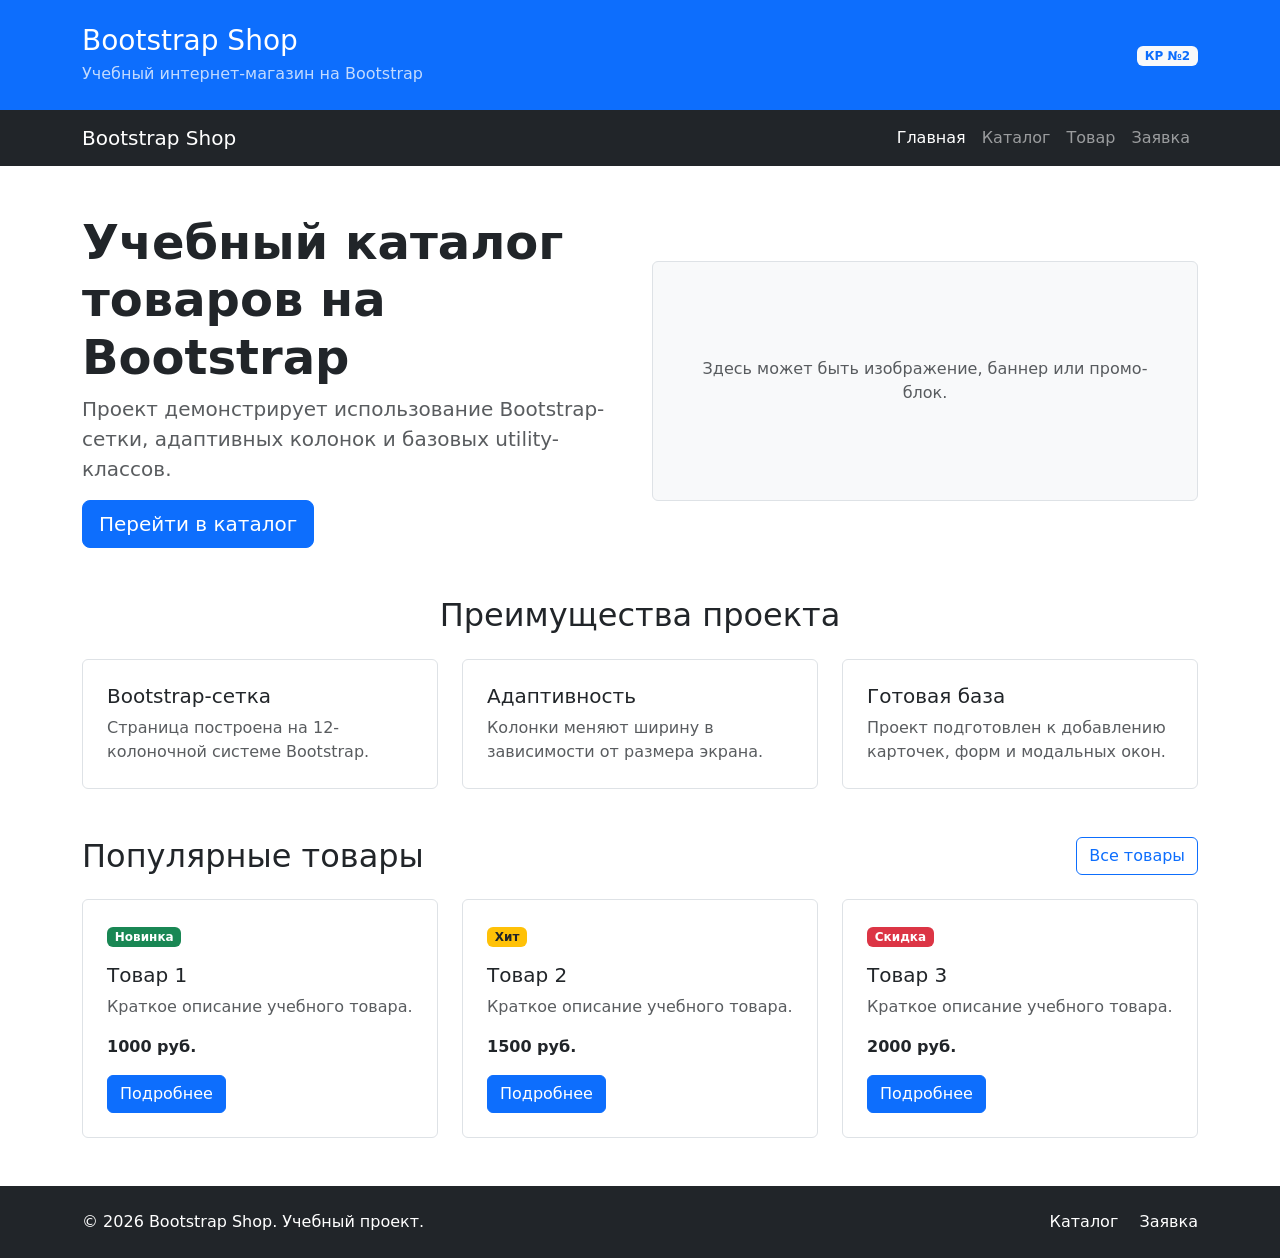
<file: kr2-bootstrap-shop/index.html>
<!DOCTYPE html>
<html lang="ru">
<head>
  <meta charset="UTF-8">
  <meta name="viewport" content="width=device-width, initial-scale=1.0">
  <title>Главная – Bootstrap Shop</title>
  
  <!-- Подключение Bootstrap CSS -->
  <link rel="stylesheet" href="vendor/bootstrap/css/bootstrap.min.css">
  
  <!-- Собственные стили (подключаются ПОСЛЕ Bootstrap) -->
  <link rel="stylesheet" href="css/custom.css">
</head>
<body>

  <!-- Шапка страницы -->
  <header class="bg-primary text-white py-4">
    <div class="container">
      <div class="row align-items-center">
        <div class="col-12 col-md-8">
          <h1 class="h3 mb-1">Bootstrap Shop</h1>
          <p class="mb-0 opacity-75">Учебный интернет-магазин на Bootstrap</p>
        </div>
        <div class="col-12 col-md-4 text-md-end mt-3 mt-md-0">
          <span class="badge bg-light text-primary">КР №2</span>
        </div>
      </div>
    </div>
  </header>

  <!-- Навигация -->
  <nav class="navbar navbar-expand-lg navbar-dark bg-dark">
    <div class="container">
      <a class="navbar-brand" href="index.html">Bootstrap Shop</a>
      
      <button class="navbar-toggler" type="button" data-bs-toggle="collapse" data-bs-target="#mainNavbar" aria-controls="mainNavbar" aria-expanded="false" aria-label="Переключить навигацию">
        <span class="navbar-toggler-icon"></span>
      </button>

      <div class="collapse navbar-collapse" id="mainNavbar">
        <ul class="navbar-nav ms-auto">
          <li class="nav-item">
            <a class="nav-link active" aria-current="page" href="index.html">Главная</a>
          </li>
          <li class="nav-item">
            <a class="nav-link" href="catalog.html">Каталог</a>
          </li>
          <li class="nav-item">
            <a class="nav-link" href="product.html">Товар</a>
          </li>
          <li class="nav-item">
            <a class="nav-link" href="order.html">Заявка</a>
          </li>
        </ul>
      </div>
    </div>
  </nav>

  <!-- Основное содержимое -->
  <main>
    
    <!-- Hero-блок -->
    <section class="container my-5">
      <div class="row align-items-center g-4">
        <div class="col-12 col-lg-6">
          <h2 class="display-5 fw-bold">Учебный каталог товаров на Bootstrap</h2>
          <p class="lead text-muted">
            Проект демонстрирует использование Bootstrap-сетки, 
            адаптивных колонок и базовых utility-классов.
          </p>
          <a class="btn btn-primary btn-lg" href="catalog.html">Перейти в каталог</a>
        </div>
        <div class="col-12 col-lg-6">
          <div class="placeholder-box p-5 bg-light border rounded text-center">
            <p class="mb-0 text-muted">Здесь может быть изображение, баннер или промо-блок.</p>
          </div>
        </div>
      </div>
    </section>

    <!-- Блок преимуществ -->
    <section class="container my-5">
      <h2 class="text-center mb-4">Преимущества проекта</h2>
      <div class="row g-4">
        
        <div class="col-12 col-md-4">
          <div class="p-4 border rounded h-100 bg-white">
            <h3 class="h5">Bootstrap-сетка</h3>
            <p class="mb-0 text-muted">Страница построена на 12-колоночной системе Bootstrap.</p>
          </div>
        </div>
        
        <div class="col-12 col-md-4">
          <div class="p-4 border rounded h-100 bg-white">
            <h3 class="h5">Адаптивность</h3>
            <p class="mb-0 text-muted">Колонки меняют ширину в зависимости от размера экрана.</p>
          </div>
        </div>
        
        <div class="col-12 col-md-4">
          <div class="p-4 border rounded h-100 bg-white">
            <h3 class="h5">Готовая база</h3>
            <p class="mb-0 text-muted">Проект подготовлен к добавлению карточек, форм и модальных окон.</p>
          </div>
        </div>

      </div>
    </section>

    <!-- Сетка популярных товаров -->
    <section class="container my-5">
      <div class="d-flex justify-content-between align-items-center mb-4">
        <h2 class="mb-0">Популярные товары</h2>
        <a class="btn btn-outline-primary" href="catalog.html">Все товары</a>
      </div>
      
      <div class="row g-4">
        
        <div class="col-12 col-md-6 col-lg-4">
          <div class="border rounded h-100 p-4">
            <span class="badge bg-success mb-3">Новинка</span>
            <h3 class="h5">Товар 1</h3>
            <p class="text-muted">Краткое описание учебного товара.</p>
            <p class="fw-bold mb-3">1000 руб.</p>
            <a class="btn btn-primary" href="product.html">Подробнее</a>
          </div>
        </div>

        <div class="col-12 col-md-6 col-lg-4">
          <div class="border rounded h-100 p-4">
            <span class="badge bg-warning text-dark mb-3">Хит</span>
            <h3 class="h5">Товар 2</h3>
            <p class="text-muted">Краткое описание учебного товара.</p>
            <p class="fw-bold mb-3">1500 руб.</p>
            <a class="btn btn-primary" href="product.html">Подробнее</a>
          </div>
        </div>

        <div class="col-12 col-md-6 col-lg-4">
          <div class="border rounded h-100 p-4">
            <span class="badge bg-danger mb-3">Скидка</span>
            <h3 class="h5">Товар 3</h3>
            <p class="text-muted">Краткое описание учебного товара.</p>
            <p class="fw-bold mb-3">2000 руб.</p>
            <a class="btn btn-primary" href="product.html">Подробнее</a>
          </div>
        </div>

      </div>
    </section>

  </main>

  <!-- Подвал -->
  <footer class="bg-dark text-white py-4 mt-5">
    <div class="container">
      <div class="row align-items-center g-3">
        <div class="col-12 col-md-6">
          <p class="mb-0">&copy; 2026 Bootstrap Shop. Учебный проект.</p>
        </div>
        <div class="col-12 col-md-6 text-md-end">
          <a class="text-white text-decoration-none me-3" href="catalog.html">Каталог</a>
          <a class="text-white text-decoration-none" href="order.html">Заявка</a>
        </div>
      </div>
    </div>
  </footer>

  <!-- Подключение Bootstrap JS Bundle (обязательно перед </body>) -->
  <script src="vendor/bootstrap/js/bootstrap.bundle.min.js"></script>
</body>
</html>
</file>
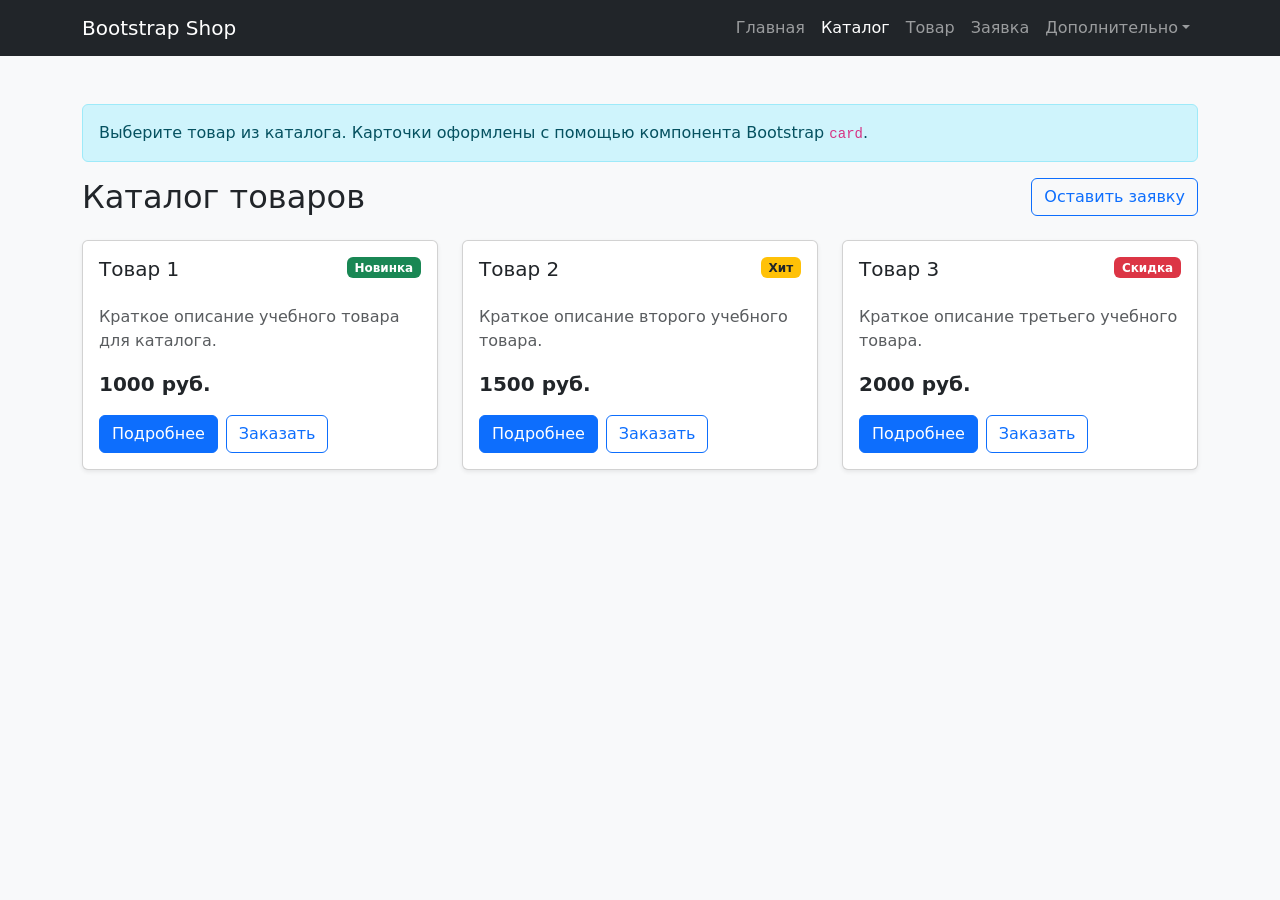
<file: kr2-bootstrap-shop/catalog.html>
<!DOCTYPE html>
<html lang="ru">
<head>
  <meta charset="UTF-8">
  <meta name="viewport" content="width=device-width, initial-scale=1.0">
  <title>Каталог – Bootstrap Shop</title>
  <link rel="stylesheet" href="vendor/bootstrap/css/bootstrap.min.css">
  <link rel="stylesheet" href="css/custom.css">
</head>
<body class="bg-light">

  <!-- Навигация -->
  <nav class="navbar navbar-expand-lg navbar-dark bg-dark">
    <div class="container">
      <a class="navbar-brand" href="index.html">Bootstrap Shop</a>
      <button class="navbar-toggler" type="button" data-bs-toggle="collapse" data-bs-target="#mainNavbar">
        <span class="navbar-toggler-icon"></span>
      </button>
      <div class="collapse navbar-collapse" id="mainNavbar">
        <ul class="navbar-nav ms-auto">
          <li class="nav-item"><a class="nav-link" href="index.html">Главная</a></li>
          <li class="nav-item"><a class="nav-link active" href="catalog.html">Каталог</a></li>
          <li class="nav-item"><a class="nav-link" href="product.html">Товар</a></li>
          <li class="nav-item"><a class="nav-link" href="order.html">Заявка</a></li>
          <li class="nav-item dropdown">
            <a class="nav-link dropdown-toggle" href="#" role="button" data-bs-toggle="dropdown">Дополнительно</a>
            <ul class="dropdown-menu">
              <li><a class="dropdown-item" href="catalog.html">Все товары</a></li>
              <li><a class="dropdown-item" href="order.html">Оформить заявку</a></li>
            </ul>
          </li>
        </ul>
      </div>
    </div>
  </nav>

  <main class="container my-5">
    <div class="alert alert-info" role="alert">
      Выберите товар из каталога. Карточки оформлены с помощью компонента Bootstrap <code>card</code>.
    </div>

    <div class="d-flex justify-content-between align-items-center mb-4">
      <h1 class="h2 mb-0">Каталог товаров</h1>
      <a class="btn btn-outline-primary" href="order.html">Оставить заявку</a>
    </div>

    <div class="row g-4">
      <!-- Товар 1 -->
      <div class="col-12 col-md-6 col-lg-4">
        <div class="card h-100 shadow-sm">
          <div class="card-body d-flex flex-column">
            <div class="d-flex justify-content-between align-items-start mb-3">
              <h2 class="card-title h5">Товар 1</h2>
              <span class="badge bg-success">Новинка</span>
            </div>
            <p class="card-text text-muted">Краткое описание учебного товара для каталога.</p>
            <p class="fw-bold fs-5 mt-auto">1000 руб.</p>
            <div class="d-flex gap-2">
              <a class="btn btn-primary" href="product.html">Подробнее</a>
              <button class="btn btn-outline-primary" type="button" data-bs-toggle="modal" data-bs-target="#orderModal">Заказать</button>
            </div>
          </div>
        </div>
      </div>

      <!-- Товар 2 -->
      <div class="col-12 col-md-6 col-lg-4">
        <div class="card h-100 shadow-sm">
          <div class="card-body d-flex flex-column">
            <div class="d-flex justify-content-between align-items-start mb-3">
              <h2 class="card-title h5">Товар 2</h2>
              <span class="badge bg-warning text-dark">Хит</span>
            </div>
            <p class="card-text text-muted">Краткое описание второго учебного товара.</p>
            <p class="fw-bold fs-5 mt-auto">1500 руб.</p>
            <div class="d-flex gap-2">
              <a class="btn btn-primary" href="product.html">Подробнее</a>
              <button class="btn btn-outline-primary" type="button" data-bs-toggle="modal" data-bs-target="#orderModal">Заказать</button>
            </div>
          </div>
        </div>
      </div>

      <!-- Товар 3 -->
      <div class="col-12 col-md-6 col-lg-4">
        <div class="card h-100 shadow-sm">
          <div class="card-body d-flex flex-column">
            <div class="d-flex justify-content-between align-items-start mb-3">
              <h2 class="card-title h5">Товар 3</h2>
              <span class="badge bg-danger">Скидка</span>
            </div>
            <p class="card-text text-muted">Краткое описание третьего учебного товара.</p>
            <p class="fw-bold fs-5 mt-auto">2000 руб.</p>
            <div class="d-flex gap-2">
              <a class="btn btn-primary" href="product.html">Подробнее</a>
              <button class="btn btn-outline-primary" type="button" data-bs-toggle="modal" data-bs-target="#orderModal">Заказать</button>
            </div>
          </div>
        </div>
      </div>
    </div>
  </main>

  <!-- Модальное окно (Обязательно для 10-й практики) -->
  <div class="modal fade" id="orderModal" tabindex="-1" aria-labelledby="orderModalLabel" aria-hidden="true">
    <div class="modal-dialog">
      <div class="modal-content">
        <div class="modal-header">
          <h2 class="modal-title h5" id="orderModalLabel">Быстрая заявка</h2>
          <button type="button" class="btn-close" data-bs-dismiss="modal" aria-label="Закрыть"></button>
        </div>
        <div class="modal-body">
          <p class="text-muted">Оставьте контактные данные, и менеджер свяжется с вами.</p>
          <form>
            <div class="mb-3">
              <label for="modal-name" class="form-label">Имя</label>
              <input id="modal-name" type="text" class="form-control" required>
            </div>
            <div class="mb-3">
              <label for="modal-phone" class="form-label">Телефон</label>
              <input id="modal-phone" type="tel" class="form-control" required>
            </div>
            <div class="form-check mb-3">
              <input id="modal-agree" class="form-check-input" type="checkbox" required>
              <label class="form-check-label" for="modal-agree">Согласен на обработку данных</label>
            </div>
          </form>
        </div>
        <div class="modal-footer">
          <button type="button" class="btn btn-secondary" data-bs-dismiss="modal">Закрыть</button>
          <button type="button" class="btn btn-primary">Отправить</button>
        </div>
      </div>
    </div>
  </div>

  <script src="vendor/bootstrap/js/bootstrap.bundle.min.js"></script>
</body>
</html>
</file>
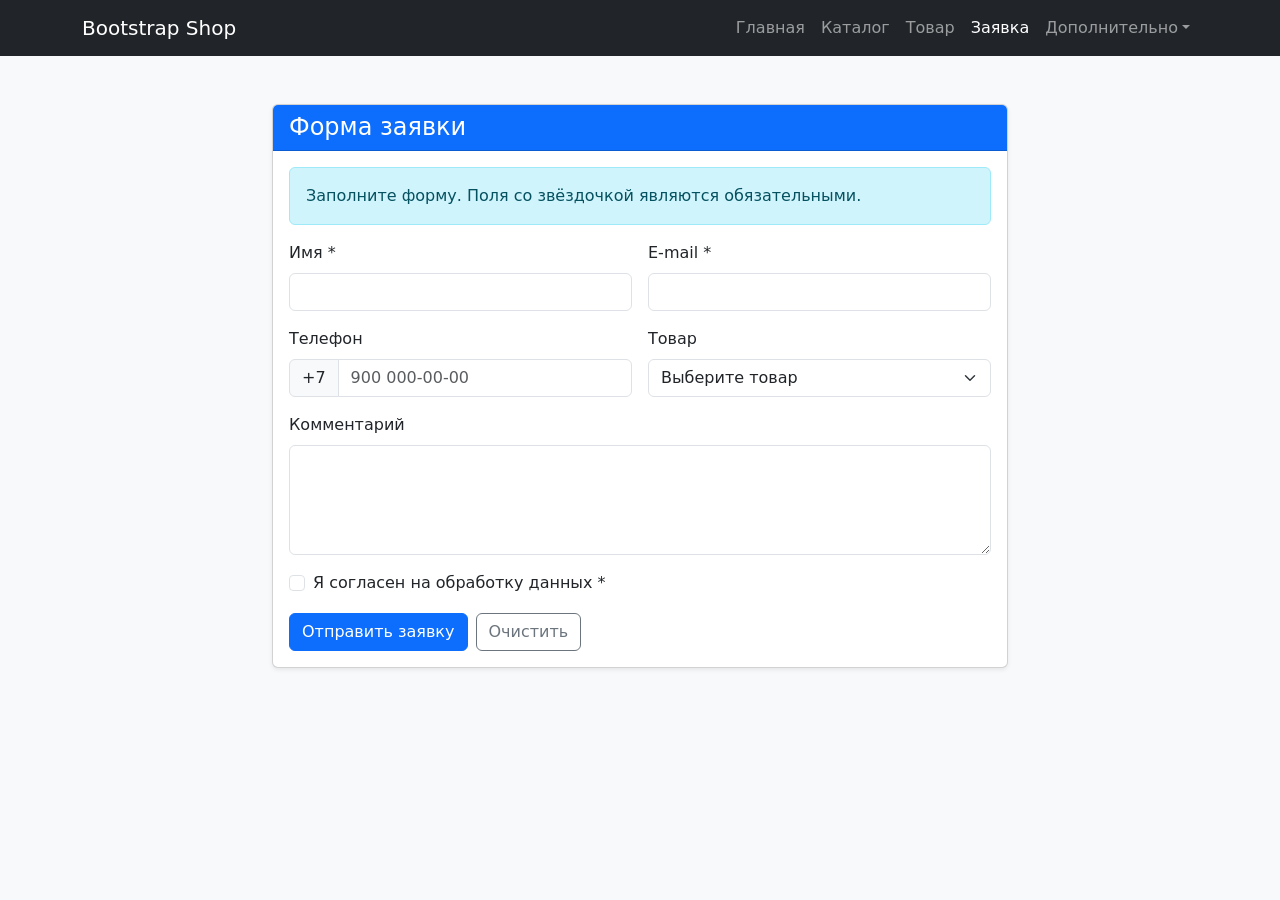
<file: kr2-bootstrap-shop/order.html>
<!DOCTYPE html>
<html lang="ru">
<head>
  <meta charset="UTF-8">
  <meta name="viewport" content="width=device-width, initial-scale=1.0">
  <title>Заявка – Bootstrap Shop</title>
  <link rel="stylesheet" href="vendor/bootstrap/css/bootstrap.min.css">
  <link rel="stylesheet" href="css/custom.css">
</head>
<body class="bg-light">

  <!-- Навигация -->
  <nav class="navbar navbar-expand-lg navbar-dark bg-dark">
    <div class="container">
      <a class="navbar-brand" href="index.html">Bootstrap Shop</a>
      <button class="navbar-toggler" type="button" data-bs-toggle="collapse" data-bs-target="#mainNavbar">
        <span class="navbar-toggler-icon"></span>
      </button>
      <div class="collapse navbar-collapse" id="mainNavbar">
        <ul class="navbar-nav ms-auto">
          <li class="nav-item"><a class="nav-link" href="index.html">Главная</a></li>
          <li class="nav-item"><a class="nav-link" href="catalog.html">Каталог</a></li>
          <li class="nav-item"><a class="nav-link" href="product.html">Товар</a></li>
          <li class="nav-item"><a class="nav-link active" href="order.html">Заявка</a></li>
          <li class="nav-item dropdown">
            <a class="nav-link dropdown-toggle" href="#" role="button" data-bs-toggle="dropdown">Дополнительно</a>
            <ul class="dropdown-menu">
              <li><a class="dropdown-item" href="catalog.html">Все товары</a></li>
              <li><a class="dropdown-item" href="order.html">Оформить заявку</a></li>
            </ul>
          </li>
        </ul>
      </div>
    </div>
  </nav>

  <main class="container my-5">
    <div class="row justify-content-center">
      <div class="col-12 col-lg-8">
        <div class="card shadow-sm">
          <div class="card-header bg-primary text-white">
            <h1 class="h4 mb-0">Форма заявки</h1>
          </div>
          <div class="card-body">
            <div class="alert alert-info" role="alert">
              Заполните форму. Поля со звёздочкой являются обязательными.
            </div>

            <form>
              <div class="row g-3">
                <div class="col-12 col-md-6">
                  <label for="order-name" class="form-label">Имя *</label>
                  <input id="order-name" name="name" type="text" class="form-control" required>
                </div>
                <div class="col-12 col-md-6">
                  <label for="order-email" class="form-label">E-mail *</label>
                  <input id="order-email" name="email" type="email" class="form-control" required>
                </div>
                <div class="col-12 col-md-6">
                  <label for="order-phone" class="form-label">Телефон</label>
                  <div class="input-group">
                    <span class="input-group-text">+7</span>
                    <input id="order-phone" name="phone" type="tel" class="form-control" placeholder="900 000-00-00">
                  </div>
                </div>
                <div class="col-12 col-md-6">
                  <label for="order-product" class="form-label">Товар</label>
                  <select id="order-product" name="product" class="form-select">
                    <option selected>Выберите товар</option>
                    <option value="product-1">Товар 1</option>
                    <option value="product-2">Товар 2</option>
                    <option value="product-3">Товар 3</option>
                  </select>
                </div>
                <div class="col-12">
                  <label for="order-comment" class="form-label">Комментарий</label>
                  <textarea id="order-comment" name="comment" class="form-control" rows="4"></textarea>
                </div>
                <div class="col-12">
                  <div class="form-check">
                    <input id="order-agree" class="form-check-input" type="checkbox" required>
                    <label class="form-check-label" for="order-agree">Я согласен на обработку данных *</label>
                  </div>
                </div>
                <div class="col-12 d-flex gap-2">
                  <button class="btn btn-primary" type="submit">Отправить заявку</button>
                  <button class="btn btn-outline-secondary" type="reset">Очистить</button>
                </div>
              </div>
            </form>
          </div>
        </div>
      </div>
    </div>
  </main>

  <script src="vendor/bootstrap/js/bootstrap.bundle.min.js"></script>
</body>
</html>
</file>
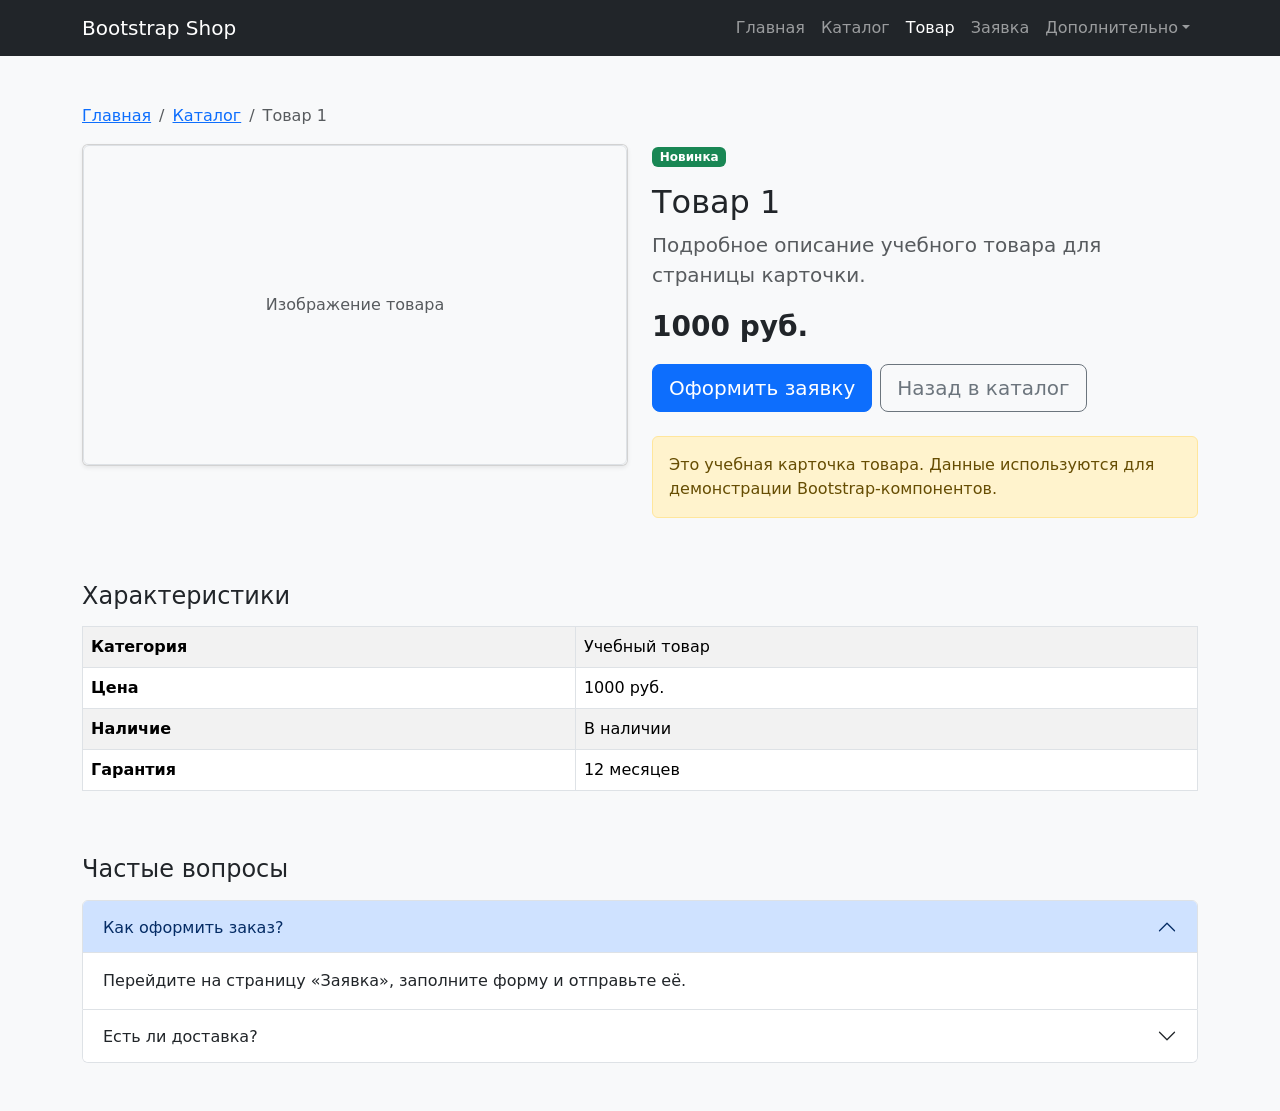
<file: kr2-bootstrap-shop/product.html>
<!DOCTYPE html>
<html lang="ru">
<head>
  <meta charset="UTF-8">
  <meta name="viewport" content="width=device-width, initial-scale=1.0">
  <title>Товар – Bootstrap Shop</title>
  <link rel="stylesheet" href="vendor/bootstrap/css/bootstrap.min.css">
  <link rel="stylesheet" href="css/custom.css">
</head>
<body class="bg-light">

  <!-- Навигация -->
  <nav class="navbar navbar-expand-lg navbar-dark bg-dark">
    <div class="container">
      <a class="navbar-brand" href="index.html">Bootstrap Shop</a>
      <button class="navbar-toggler" type="button" data-bs-toggle="collapse" data-bs-target="#mainNavbar">
        <span class="navbar-toggler-icon"></span>
      </button>
      <div class="collapse navbar-collapse" id="mainNavbar">
        <ul class="navbar-nav ms-auto">
          <li class="nav-item"><a class="nav-link" href="index.html">Главная</a></li>
          <li class="nav-item"><a class="nav-link" href="catalog.html">Каталог</a></li>
          <li class="nav-item"><a class="nav-link active" href="product.html">Товар</a></li>
          <li class="nav-item"><a class="nav-link" href="order.html">Заявка</a></li>
          <li class="nav-item dropdown">
            <a class="nav-link dropdown-toggle" href="#" role="button" data-bs-toggle="dropdown">Дополнительно</a>
            <ul class="dropdown-menu">
              <li><a class="dropdown-item" href="catalog.html">Все товары</a></li>
              <li><a class="dropdown-item" href="order.html">Оформить заявку</a></li>
            </ul>
          </li>
        </ul>
      </div>
    </div>
  </nav>

  <main class="container my-5">
    <nav aria-label="breadcrumb">
      <ol class="breadcrumb">
        <li class="breadcrumb-item"><a href="index.html">Главная</a></li>
        <li class="breadcrumb-item"><a href="catalog.html">Каталог</a></li>
        <li class="breadcrumb-item active" aria-current="page">Товар 1</li>
      </ol>
    </nav>

    <div class="row g-4">
      <div class="col-12 col-lg-6">
        <div class="card shadow-sm">
          <div class="placeholder-image bg-light border rounded d-flex align-items-center justify-content-center">
            <span class="text-muted">Изображение товара</span>
          </div>
        </div>
      </div>

      <div class="col-12 col-lg-6">
        <span class="badge bg-success mb-3">Новинка</span>
        <h1 class="h2">Товар 1</h1>
        <p class="lead text-muted">Подробное описание учебного товара для страницы карточки.</p>
        <p class="fs-3 fw-bold">1000 руб.</p>
        <div class="d-flex gap-2 mb-4">
          <a class="btn btn-primary btn-lg" href="order.html">Оформить заявку</a>
          <a class="btn btn-outline-secondary btn-lg" href="catalog.html">Назад в каталог</a>
        </div>
        <div class="alert alert-warning" role="alert">
          Это учебная карточка товара. Данные используются для демонстрации Bootstrap-компонентов.
        </div>
      </div>
    </div>

    <section class="mt-5">
      <h2 class="h4 mb-3">Характеристики</h2>
      <div class="table-responsive">
        <table class="table table-striped table-bordered align-middle">
          <tbody>
            <tr><th scope="row">Категория</th><td>Учебный товар</td></tr>
            <tr><th scope="row">Цена</th><td>1000 руб.</td></tr>
            <tr><th scope="row">Наличие</th><td>В наличии</td></tr>
            <tr><th scope="row">Гарантия</th><td>12 месяцев</td></tr>
          </tbody>
        </table>
      </div>
    </section>

    <!-- Дополнительный компонент (Accordion) -->
    <section class="mt-5">
      <h2 class="h4 mb-3">Частые вопросы</h2>
      <div class="accordion" id="faqAccordion">
        <div class="accordion-item">
          <h3 class="accordion-header">
            <button class="accordion-button" type="button" data-bs-toggle="collapse" data-bs-target="#faq1" aria-expanded="true">
              Как оформить заказ?
            </button>
          </h3>
          <div id="faq1" class="accordion-collapse collapse show" data-bs-parent="#faqAccordion">
            <div class="accordion-body">Перейдите на страницу «Заявка», заполните форму и отправьте её.</div>
          </div>
        </div>
        <div class="accordion-item">
          <h3 class="accordion-header">
            <button class="accordion-button collapsed" type="button" data-bs-toggle="collapse" data-bs-target="#faq2">
              Есть ли доставка?
            </button>
          </h3>
          <div id="faq2" class="accordion-collapse collapse" data-bs-parent="#faqAccordion">
            <div class="accordion-body">Да, доставка осуществляется по всей России.</div>
          </div>
        </div>
      </div>
    </section>
  </main>

  <script src="vendor/bootstrap/js/bootstrap.bundle.min.js"></script>
</body>
</html>
</file>
<file: kr2-bootstrap-shop/css/custom.css>
body {
  min-height: 100vh;
}

.placeholder-box {
  min-height: 240px;
  display: flex;
  justify-content: center;
  align-items: center;
}
.placeholder-image {
  min-height: 320px;
}

.card-img-top {
  height: 180px;
  object-fit: cover;
}
</file>
